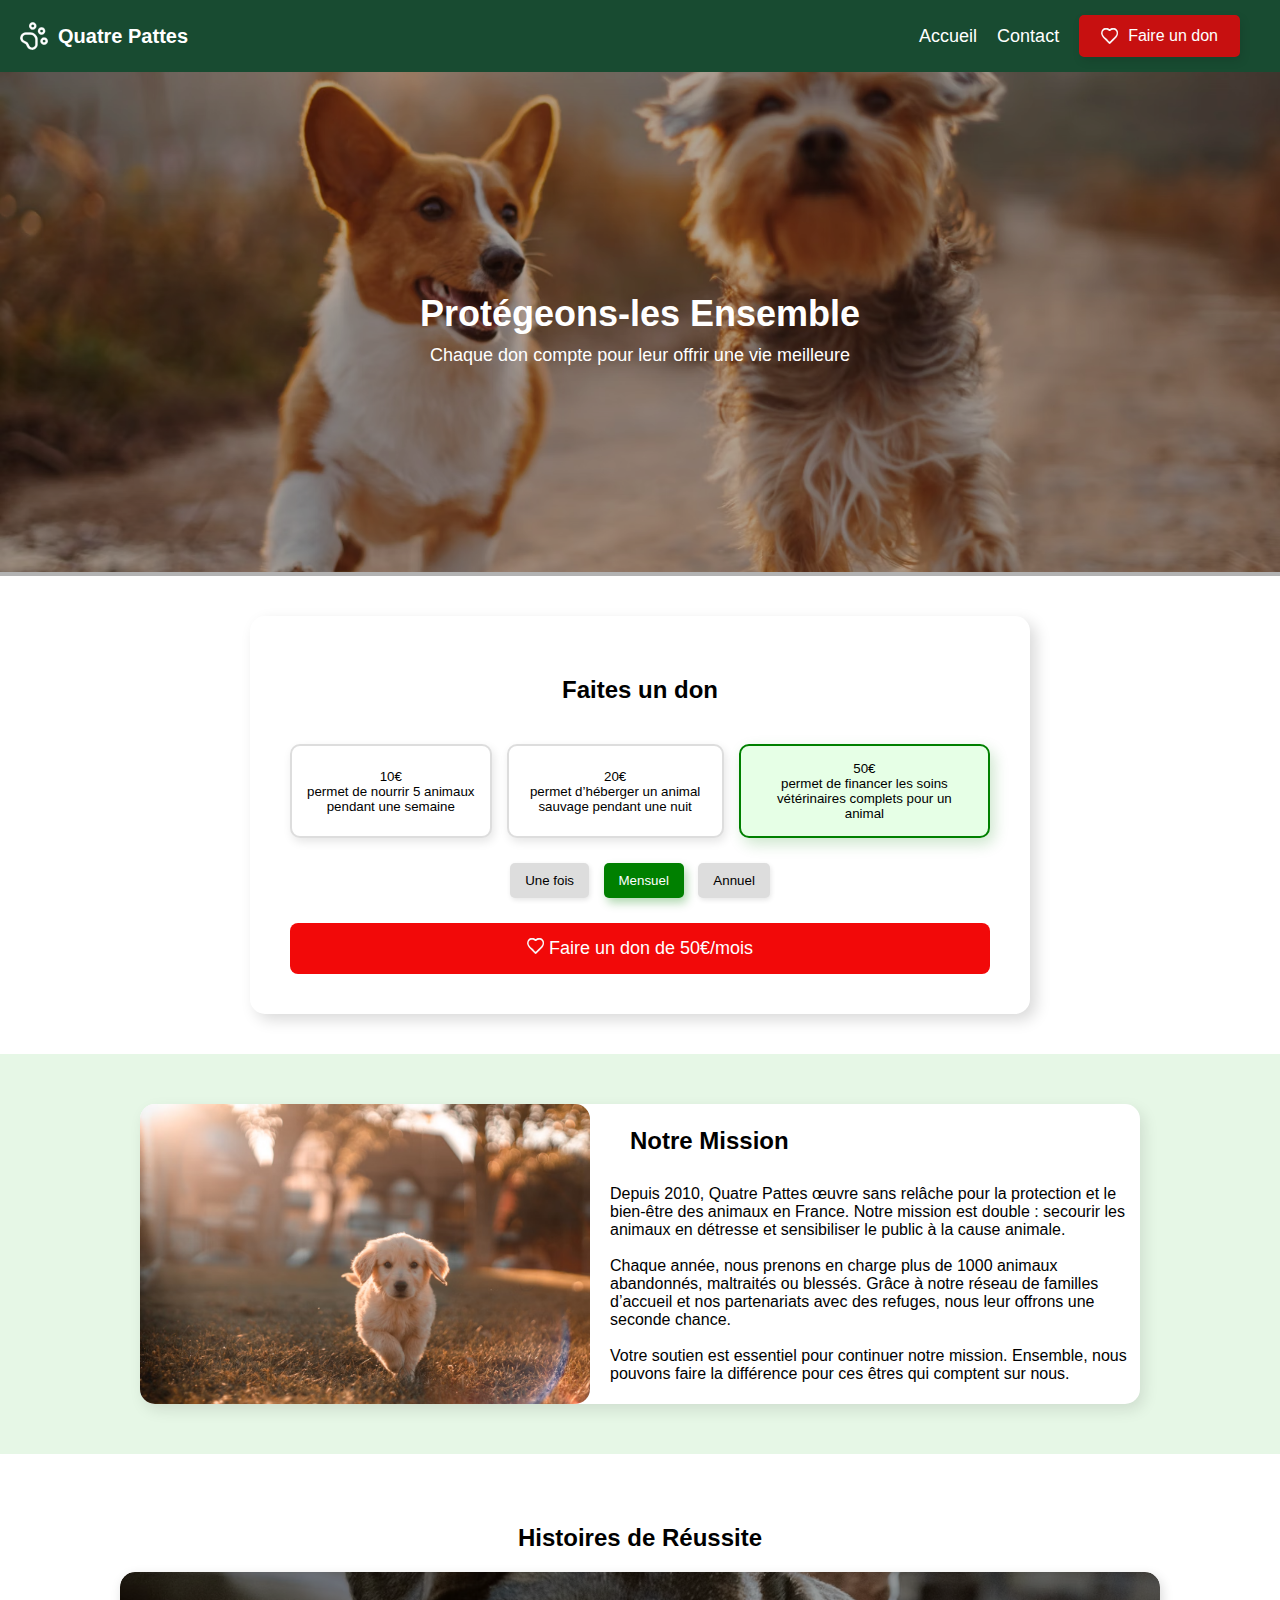
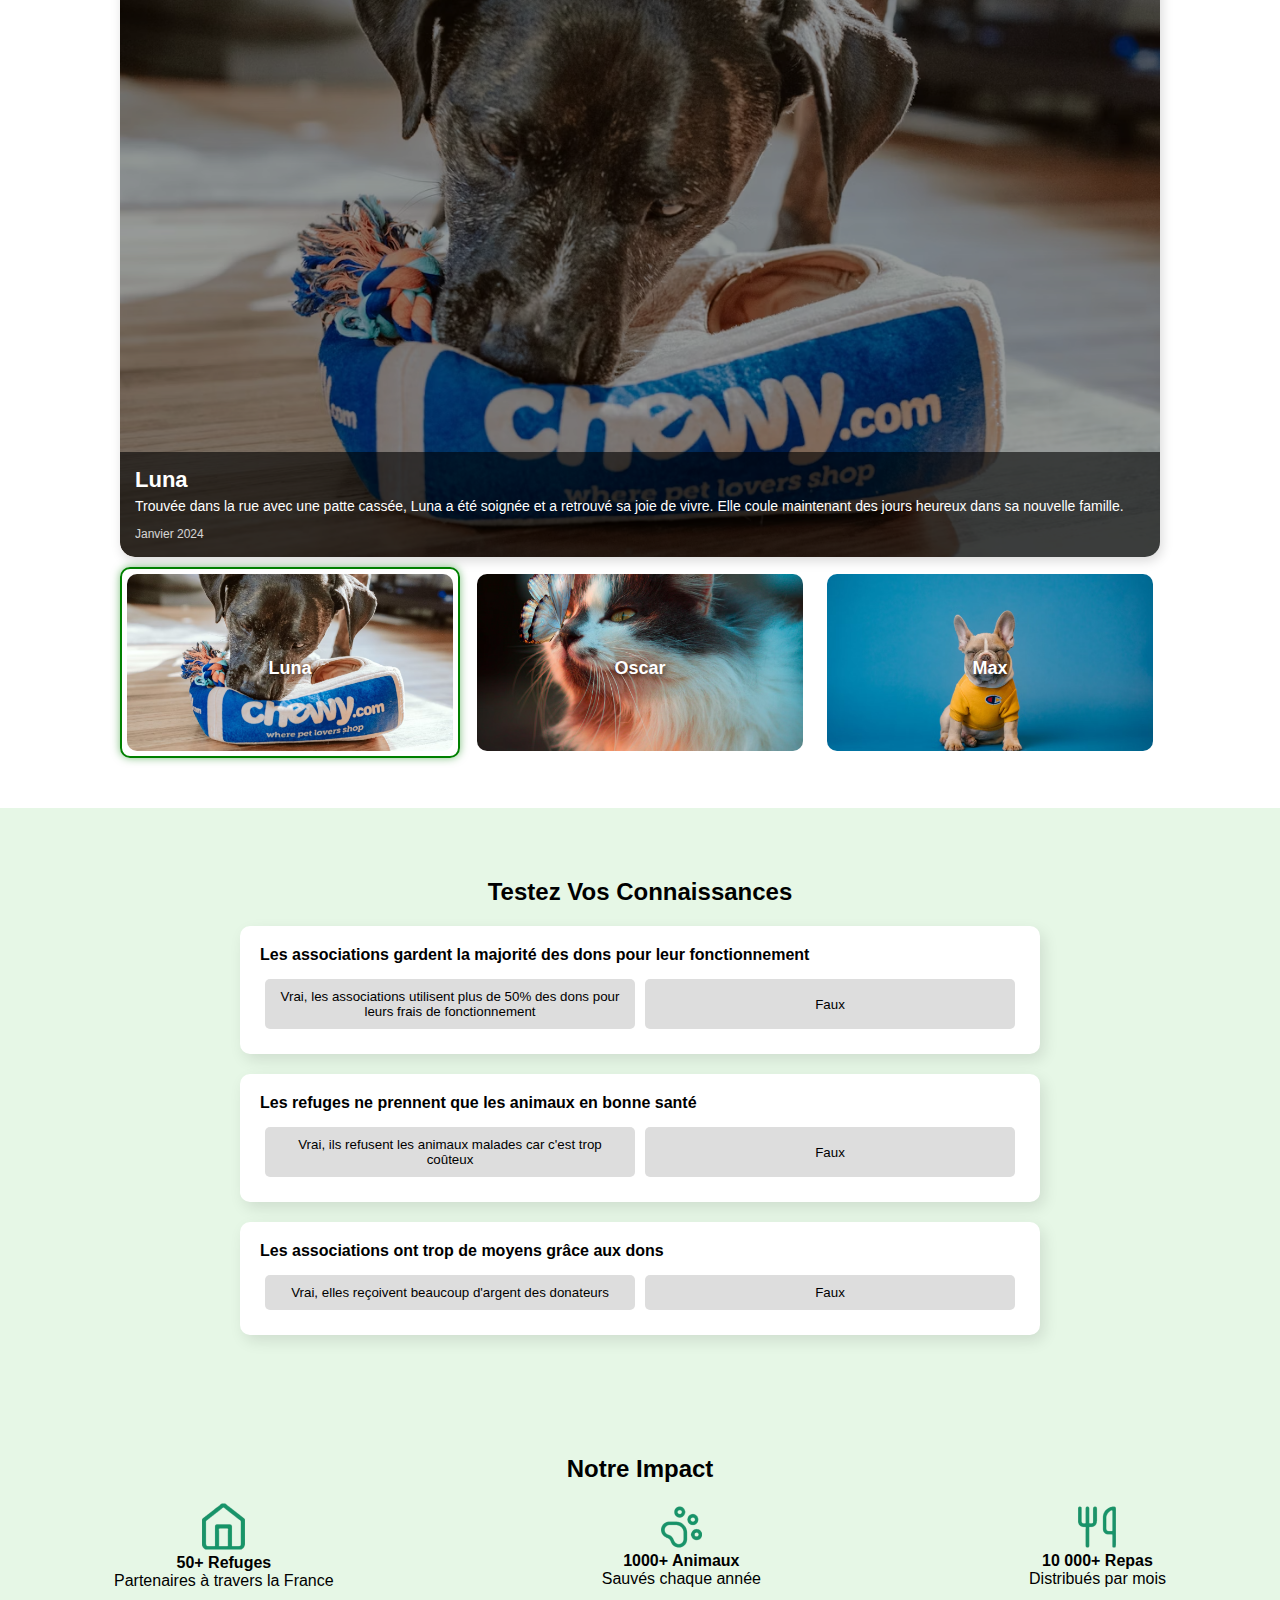
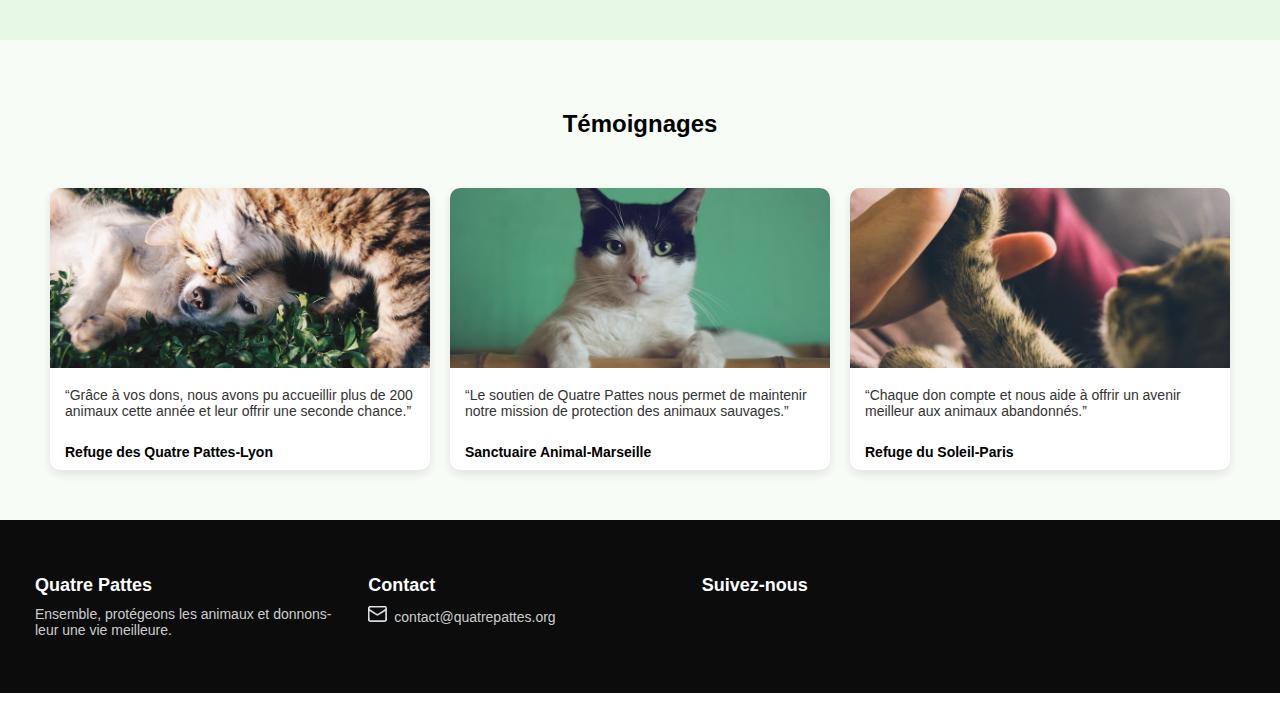
<file: index.html>
<!DOCTYPE html>
<html lang="fr">
<head>
    <meta charset="UTF-8">
    <meta name="viewport" content="width=device-width, initial-scale=1.0">
    <title>Quatre Pattes - Faites un don</title>
    <link rel="stylesheet" href="styles.css">
    
    <script src="script.js" defer></script>

</head>
<body>
<header>
    <div class="logo">
        <img src="images/Icone_quatrePattes.png" alt="Logo de Quatre Pattes">
        <div>Quatre Pattes</div>
    </div>
    
    <!-- Bouton Burger -->

    <div class="menu-burger">
        <div class="barre"></div>
        <div class="barre"></div>
        <div class="barre"></div>
    </div>

    <nav class="burger-navigation">
        <ul>
            <li><a href="index.html">Accueil</a></li>
            <li><a href="indexcontact.html">Contact</a></li>
            <li class="don-btn"><img src="images/Icone2.png"> Faire un don</li>
        </ul>
    </nav>

</header>

<main>
    <!-- Image Grande Photo-->

    <section class="Grande-photo">
        <img src="images/Image_haut_de_page.png">
        <div class="superposition">
            <h1>Protégeons-les Ensemble</h1>
            <p>Chaque don compte pour leur offrir une vie meilleure</p>
        </div>
    </section>

    <!-- Faites un don -->
    <section class="donation">
        <h2>Faites un don</h2>
        <div class="conteneur-don">
            <button class="option-don" data-montant="10">
                <span>10€</span>
                <p>permet de nourrir 5 animaux pendant une semaine</p>
            </button>
            <button class="option-don" data-montant="20">
                <span>20€</span>
                <p>permet d’héberger un animal sauvage pendant une nuit</p>
            </button>
            <button class="option-don actif" data-montant="50">
                <span>50€</span>
                <p>permet de financer les soins vétérinaires complets pour un animal</p>
            </button>
        </div>
        <div class="frequence-don">
            <button class="bouton-freq-don" data-type="once">Une fois</button>
            <button class="bouton-freq-don actif" data-type="monthly">Mensuel</button>
            <button class="bouton-freq-don" data-type="yearly">Annuel</button>
        </div>
        <button class="donner-maintenant"> <img src="images/Icone2.png"> 
              Faire un don de <span id="montant-don">50</span>€/mois</button>
    </section>

    <!-- Notre mission -->
    <section class="mission">
        <div class="conteneur-mission">
            <img src="images/Notre_Mission.png">
         <div>
         
         <div class="texte-mission">
            <h2>Notre Mission</h2>
            <p>Depuis 2010, Quatre Pattes œuvre sans relâche pour la protection et le bien-être des animaux en France. Notre mission est double : secourir les animaux en détresse et sensibiliser le public à la cause animale.</p><br>
            <p>Chaque année, nous prenons en charge plus de 1000 animaux abandonnés, maltraités ou blessés. Grâce à notre réseau de familles d’accueil et nos partenariats avec des refuges, nous leur offrons une seconde chance.</p><br>
            <p>Votre soutien est essentiel pour continuer notre mission. Ensemble, nous pouvons faire la différence pour ces êtres qui comptent sur nous.</p><br>
        </div>
        
    </section>
    
    <!-- Histoire de réussite -->

    <section class="histoires-reussite">
        <h2>Histoires de Réussite</h2>
        <div class="histoire-principale">
            <img src="images/Luna.png" alt="Luna">
            <div class="texte-histoire">
                <h3 id="titre-histoire">Luna</h3>
                <p id="texte-histoire">Trouvée dans la rue avec une patte cassée, Luna a été soignée et a retrouvé sa joie de vivre. Elle coule maintenant des jours heureux dans sa nouvelle famille.</p>
                <span id="date-histoire">Janvier 2024</span>
            </div>
        </div>
        <div class="vignettes-histoire">
            <button class="bouton-histoire actif" data-image="images/Luna.png" data-title="Luna" data-text="Trouvée dans la rue avec une patte cassée, Luna a été soignée et a retrouvé sa joie de vivre. Elle coule maintenant des jours heureux dans sa nouvelle famille." data-histoire="Janvier 2024">
                <img src="images/Luna.png">
                <span>Luna</span>
            </button>
            <button class="bouton-histoire" data-image="images/Oscar.png" data-title="Oscar" data-text="Oscar a été abandonné dans un refuge, mais grâce à notre programme d’adoption, il a trouvé un nouveau foyer aimant." data-histoire="Février 2024">
                <img src="images/Oscar.png">
                <span>Oscar</span>
            </button>
            <button class="bouton-histoire" data-image="images/Max.png" data-title="Max" data-text="Max était un chien errant avant d’être recueilli par une famille chaleureuse. Aujourd’hui, il vit une vie heureuse et active." data-histoire="Mars 2024">
                <img src="images/Max.png">
                <span>Max</span>
            </button>
        </div>
    </section>
    
    
    
    

        
    </section>

    <!-- Testez vos connaissances -->

    <section class="quiz">
        <h2>Testez Vos Connaissances</h2>
        <div class="conteneur-quiz">
            <div class="element-quiz">
                <p class="question-quiz"><strong>Les associations gardent la majorité des dons pour leur fonctionnement</strong></p>
                <div class="options-quiz">
                    <button class="bouton-quiz" data-answer="false" data-message="❌ Faux ! Chez Quatre Pattes, 85% des dons sont directement utilisés pour les animaux. Seuls 15% servent aux frais de fonctionnement essentiels.">
                        Vrai, les associations utilisent plus de 50% des dons pour leurs frais de fonctionnement
                    </button>
                    <button class="bouton-quiz" data-answer="true" data-message="✅ Correct ! 85% des dons vont directement aux animaux.">
                        Faux
                    </button>
                </div>
                <div class="reponse-quiz"></div>
            </div>
            <div class="element-quiz">
                <p class="question-quiz"><strong>Les refuges ne prennent que les animaux en bonne santé</strong></p>
                <div class="options-quiz">
                    <button class="bouton-quiz" data-answer="false" data-message="❌ Faux ! Nous accueillons tous les animaux, quel que soit leur état de santé. Chaque vie compte !">
                        Vrai, ils refusent les animaux malades car c'est trop coûteux
                    </button>
                    <button class="bouton-quiz" data-answer="true" data-message="✅ Correct ! Nos refuges prennent soin de tous les animaux, même les plus fragiles.">
                        Faux
                    </button>
                </div>
                <div class="reponse-quiz"></div>
            </div>
            <div class="element-quiz">
                <p class="question-quiz"><strong>Les associations ont trop de moyens grâce aux dons</strong></p>
                <div class="options-quiz">
                    <button class="bouton-quiz" data-answer="false" data-message="❌ Faux ! Chaque don est crucial pour la survie des animaux et des refuges.">
                        Vrai, elles reçoivent beaucoup d'argent des donateurs
                    </button>
                    <button class="bouton-quiz" data-answer="true" data-message="✅ Correct ! Les associations ont besoin de dons constants pour fonctionner.">
                        Faux
                    </button>
                </div>
                <div class="reponse-quiz"></div>
            </div>
        </div>
    </section>

    <!-- Notre Impact -->
    
<section class="impact">
    <h2>Notre Impact</h2>
    <div class="conteneur-impact">
        <div class="element-impact">
            <p><img src="images/Icone3.png"></p>
            <p><strong>50+ Refuges</strong></p>
            <p>Partenaires à travers la France</p>
    
        </div>
        <div class="element-impact">
            <p><img src="images/Icone4.png"></p>
            <p><strong>1000+ Animaux</strong></p>
            <p>Sauvés chaque année</p>
        </div>
        <div class="element-impact">
            <p><img src="images/Icone5.png"></p>
            <p><strong>10 000+ Repas</strong></p>
            <p>Distribués par mois</p>
        </div>

    </div>
</section>

   <!-- Témoignages-->
    
 <section class="temoignages">
    <h2>Témoignages</h2>
    <div class="conteneur-temoignages">
        <div class="carte-temoignage">
            <div class="conteneur-image">
                <img src="images/Temoignage_Refuge_Lyon.png" alt="Refuge des Quatre Pattes-Lyon">
            </div>
            <p>“Grâce à vos dons, nous avons pu accueillir plus de 200 animaux cette année et leur offrir une seconde chance.”</p>
            <strong>Refuge des Quatre Pattes-Lyon</strong>
        </div>
        <div class="carte-temoignage">
            <div class="conteneur-image">
                <img src="images/Temoignage_Refuge_Marseille.png" alt="Sanctuaire Animal-Marseille">
            </div>
            <p>“Le soutien de Quatre Pattes nous permet de maintenir notre mission de protection des animaux sauvages.”</p>
            <strong>Sanctuaire Animal-Marseille</strong>
        </div>
        <div class="carte-temoignage">
            <div class="conteneur-image">
                <img src="images/Temoignage_Refuge_Paris.png" alt="Refuge du Soleil-Paris">

            </div>
            <p>“Chaque don compte et nous aide à offrir un avenir meilleur aux animaux abandonnés.”</p>
            <strong>Refuge du Soleil-Paris</strong>
        </div>
    </div>
</section>


<footer class="section-pied-de-page">
    <div class="contenu-pied-de-page">
        <div class="bloc-pied-de-page">
            <h3>Quatre Pattes</h3>
            <p>Ensemble, protégeons les animaux et donnons-leur une vie meilleure.</p>
        </div>
        <div class="bloc-pied-de-page">
            <h3>Contact</h3>
            <p><img src="images/Icone6.png" style="margin-right: 7px;">contact@quatrepattes.org</p>

        </div>
        <div class="bloc-pied-de-page">
            <h3>Suivez-nous</h3>
        </div>
    </div>
</footer>

</main>
</body>
</html>
</file>
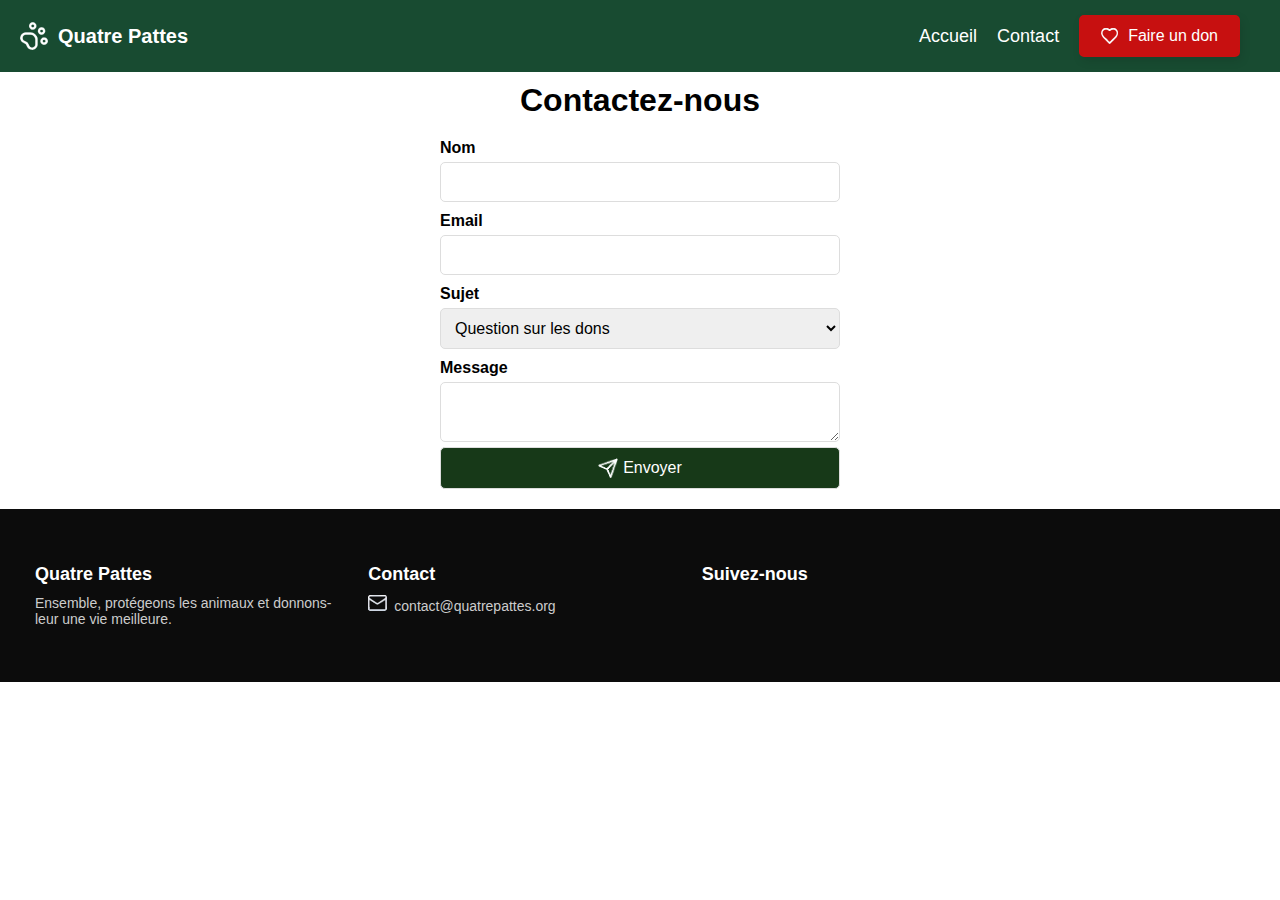
<file: indexcontact.html>
<!DOCTYPE html>
<html lang="fr">
<head>
    <meta charset="UTF-8">
    <meta name="viewport" content="width=device-width, initial-scale=1.0">
    <title>Contact</title>
    <link rel="stylesheet" href="styles.css">

    <script src="script.js" defer></script>
    
</head>
<body>
 
    <header>
    <div class="logo">
        <img src="images/Icone_quatrePattes.png" alt="Logo de Quatre Pattes">
        <div>Quatre Pattes</div>
    </div>
    
    <!-- Bouton Burger -->
    <div class="menu-burger">
        <div class="barre"></div>
        <div class="barre"></div>
        <div class="barre"></div>
    </div>

    <nav class="burger-navigation">
        <ul>
            <li><a href="index.html">Accueil</a></li>
            <li><a href="indexcontact.html">Contact</a></li>
            <li class="don-btn"><img src="images/Icone2.png"> Faire un don</li>
            
        </ul>
    </nav>
</header>

    <main>
        <h1>Contactez-nous</h1>
        <form action="#" method="post" onsubmit="return validateForm()">
            <label for="nom">Nom</label>
            <input type="text" id="nom" name="nom">
            <div id="erreur-nom" class="message-erreur"></div>
            
            <label for="email">Email</label>
            <input type="email" id="email" name="email">
            <div id="erreur-email" class="message-erreur"></div>
            
            <label for="sujet">Sujet</label>
            <select id="sujet" name="sujet">
                <option value="dons">Question sur les dons</option>
                <option value="dons">Partenariat</option>
                
            </select>
            <div id="erreur-sujet" class="message-erreur"></div>
            
            <label for="message">Message</label>
            <textarea id="message" name="message"></textarea>
            <div id="erreur-message" class="message-erreur"></div>
            
            <button type="submit"><img src="images/Icone7.png" width="20" height="20" style="margin-right: 5px;">Envoyer</button>

            
        </form>
    </main>


    <footer class="section-pied-de-page">
        <div class="contenu-pied-de-page">
            <div class="bloc-pied-de-page">
                <h3>Quatre Pattes</h3>
                <p>Ensemble, protégeons les animaux et donnons-leur une vie meilleure.</p>
            </div>
            <div class="bloc-pied-de-page">
                <h3>Contact</h3>
                <p><img src="images/Icone6.png" style="margin-right: 7px;">contact@quatrepattes.org</p>
    
            </div>
            <div class="bloc-pied-de-page">
                <h3>Suivez-nous</h3>
            </div>
        </div>
    </footer>

    
</body>
</html>
</file>
<file: styles.css>
body {
    font-family: Arial, sans-serif;

}

* {
    margin: 0;
    padding: 0;

}

h1 {

    text-align: center;
    padding: 10px;
}

h2 {
    padding: 20px;
}

header {
    display: flex;
    justify-content: space-between; 
    align-items: center;
    padding: 15px 20px;
    background-color: #184b31;
    color: white;
    position: relative;
}

.logo {
    font-size: 20px;
    font-weight: bold;
    display: flex;
    align-items: center;
    justify-content: center;
    gap: 10px;
}

nav {
    display: flex;
    
}

nav ul {
    list-style: none;
    display: flex;
    align-items: center;
    
}


nav ul li {
    margin-right: 20px;
    
}

nav ul li a {
    color: white;
    text-decoration: none;
    font-size: 18px;
}


.nav-mobile ul {
    list-style: none;
    padding: 0;
    margin: 0;
   
}



.nav-mobile ul li {
    padding: 10px 20px;
   
}

.nav-mobile ul li a {
    color: white;
    text-decoration: none;
    font-size: 18px;
    display: block;
    
}


.don-btn {
    display: flex;
    align-items: center;
    gap: 10px; 
    padding: 10px 20px; 
    border: 2px solid rgb(199, 16, 16);
    border-radius: 5px;
    background: rgb(199, 16, 16);
    cursor: pointer;
    transition: 0.3s;
    box-shadow: 2px 4px 10px rgba(0, 0, 0, 0.1);
}



.nav-mobile.active {
    display: block;
}

.nav-mobile-header {
    display: flex;
    justify-content: flex-end;
    padding: 10px 20px;
}

.fermer-menu {
    font-size: 24px;
    cursor: pointer;
    color: white;
    transition: 0.3s;
    display: none;
}

.fermer-menu:hover {
    color: #ff6961; 
}

/* Page contact formulaire */

form {
    display: flex;
    flex-direction: column;
    max-width: 400px;
    margin: auto;
}

form label {
    margin-top: 10px;
    font-weight: bold;
}

form input, form select, form textarea, form button {
    margin-top: 5px;
    padding: 10px;
    font-size: 16px;
    border: 1px solid #ddd;
    border-radius: 5px;
}

form button {
    background-color: #173918;
    color: white;
    cursor: pointer;
    display: flex;
    align-items: center;
    justify-content: center;
}

form button:hover {
    background-color: #345436;
}


main {
    margin: 0 0 20px ;
}

/* Grande photo et texte */

.Grande-photo {
    position: relative;
    text-align: center;
}

.Grande-photo::after {
    content: "";
    position: absolute;
    top: 0;
    left: 0;
    width: 100%;
    height: 100%;
    background-color: rgba(0, 0, 0, 0.3); 
}

.Grande-photo img {
    width: 100%;
    height: 500px;
    object-fit: cover;
}

.superposition {
    position: absolute;
    top: 50%;
    left: 50%;
    transform: translate(-50%, -50%);
    color: white;
    z-index: 1;
}

.superposition h1 {
    font-size: 36px;
    font-weight: bold;
}

.superposition p {
    font-size: 18px;
}

/* Faites un don */

.donation {

    text-align: center;
    padding: 40px;
    background: white;
    border-radius: 15px;
    box-shadow: 6px 6px 15px rgba(0, 0, 0, 0.15);
    max-width: 700px;
    margin: 40px auto;
}

.donation h2 {
    margin-bottom: 20px;
}

.conteneur-don {
    display: flex;
    justify-content: center;
    gap: 15px;
    margin-bottom: 20px;
}

.option-don {
    border: 2px solid #ddd;
    background: white;
    padding: 15px;
    border-radius: 10px;
    cursor: pointer;
    transition: 0.3s;
    box-shadow: 2px 4px 10px rgba(0, 0, 0, 0.1);
}

.option-don.actif {
    border-color: green;
    background: #e6ffe6;
    box-shadow: 4px 6px 15px rgba(0, 128, 0, 0.2);
}

.frequence-don {
    margin-bottom: 20px;
}

.bouton-freq-don {
    border: none;
    background: #ddd;
    padding: 10px 15px;
    margin: 5px;
    border-radius: 5px;
    cursor: pointer;
    box-shadow: 1px 2px 5px rgba(0, 0, 0, 0.1);
    transition: 0.3s;
}

.bouton-freq-don:hover {
    box-shadow: 2px 3px 7px rgba(0, 0, 0, 0.2);
}

.bouton-freq-don.actif {
    background: green;
    color: white;
    box-shadow: 3px 5px 10px rgba(0, 128, 0, 0.3);
}

.donner-maintenant {
      display: block;
        width: 100%;
        padding: 15px;
        background-color: rgb(242, 9, 9);
        color: #fff;
        border: none;
        border-radius: 8px;
        font-size: 18px;
        cursor: pointer;
        text-align: center;
        transition: background-color 0.3s ease;
}

.donner-maintenant:hover {
    box-shadow: 4px 6px 15px rgba(255, 0, 0, 0.4);
}

/* Notre Mission */

.mission {
    background-color: #e6f7e6;
    padding: 50px 30px;
    display: flex;
    justify-content: center;

}

.conteneur-mission {
    display: flex;
    align-items: center;
    max-width: 1000px;
    background: white;
    border-radius: 15px;
    box-shadow: 4px 6px 15px rgba(0, 0, 0, 0.1);

    
}

.conteneur-mission img {
    width: 45%;
    border-radius: 15px;
    margin-right: 20px;
    padding: 0;
}

.texte-mission {
    flex: 1;
}

.texte-mission h2 {
    font-size: 24px;
    font-weight: bold;
    margin-bottom: 10px;
 
}

/* Histoires de Réussite */

.histoires-reussite {
    text-align: center;
    padding: 50px 20px;
    margin: 0 100px;
}

.conteneur-histoire {
    max-width: 900px;
    margin: 0 auto;
    display: flex;
    flex-direction: column;
    align-items: center;
    gap: 10px;
}

.histoire-principale {
    width: 100%;
    aspect-ratio: 16 / 9;
    position: relative;
    border-radius: 15px;
    overflow: hidden;
    background: white;
    box-shadow: 2px 4px 12px rgba(0, 0, 0, 0.15);
    margin-bottom: 10px;
}

.histoire-principale::after {
    content: "";
    position: absolute;
    top: 0;
    left: 0;
    width: 100%;
    height: 100%;
    background-color: rgba(0, 0, 0, 0.4);
    border-radius: 15px;
}

.histoire-principale img {
    width: 100%;
    height: 100%;
    object-fit: cover;
    display: block;
    border-radius: 15px;
}

.texte-histoire {
    position: absolute;
    bottom: 0;
    left: 0;
    width: 100%;
    background: rgba(0, 0, 0, 0.6);
    color: white;
    padding: 15px;
    text-align: left;
    border-radius: 0 0 15px 15px;
    z-index: 1;
}

.texte-histoire h3 {
    font-size: 22px;
    margin-bottom: 5px;
}

.texte-histoire p {
    font-size: 14px;
    margin-bottom: 10px;
}

.texte-histoire span {
    font-size: 12px;
    opacity: 0.8;
}

.vignettes-histoire {
    display: flex;
    justify-content: center;
    width: 100%;
    gap: 10px;
}

.bouton-histoire {
    background: transparent;
    border: 2px solid transparent;
    padding: 5px;
    border-radius: 10px;
    cursor: pointer;
    transition: 0.3s;
    flex: 1;
    aspect-ratio: 16 / 9;
    display: flex;
    flex-direction: column;
    align-items: center;
    justify-content: center;
}

.bouton-histoire img {
    width: 100%;
    height: 100%;
    object-fit: cover;
    border-radius: 10px;
}

.bouton-histoire span {
    display: block;
    text-align: center;
    margin-top: 5px;
    font-size: 14px;
    color: black;
}

.bouton-histoire.actif {
    border-color: green;
    box-shadow: 0px 0px 8px rgba(0, 128, 0, 0.5);
}

.conteneur-image {
    position: relative;
}

.conteneur-image img {
    width: 100%;
    height: auto;
    object-fit: cover;
}

.conteneur-image .nom {
    position: absolute;
    top: 50%;
    left: 50%;
    transform: translate(-50%, -50%);
    color: white;
    font-size: 18px;
    font-weight: bold;
    text-shadow: 2px 2px 4px rgba(0, 0, 0, 0.5); 
}


.bouton-histoire {
    position: relative;
    background: transparent;
    border: 2px solid transparent;
    padding: 5px;
    border-radius: 10px;
    cursor: pointer;
    transition: 0.3s;
    flex: 1;
    aspect-ratio: 16 / 9;
    display: flex;
    flex-direction: column;
    align-items: center;
    justify-content: center;
}

.bouton-histoire img {
    width: 100%;
    height: 100%;
    object-fit: cover;
    border-radius: 10px;
}

.bouton-histoire span {
    position: absolute;
    top: 50%;
    left: 50%;
    transform: translate(-50%, -50%);
    color: white; 
    font-size: 18px;
    font-weight: bold;
    text-shadow: 2px 2px 4px rgba(0, 0, 0, 0.5); 
}

 /* Testez vos connaissances */
 
 .quiz {
    background-color: #e6f7e6;
    padding: 50px 20px;
    text-align: center;
}

.conteneur-quiz {
    max-width: 800px;
    margin: auto;
    display: flex;
    flex-direction: column;
    gap: 20px;
}

.element-quiz {
    background: white;
    padding: 20px;
    border-radius: 10px;
    box-shadow: 4px 6px 15px rgba(0, 0, 0, 0.1);
    display: flex;
    flex-direction: column;
    align-items: flex-start;
}

.question-quiz {
    font-size: 16px;
    font-weight: bold;
}

.options-quiz {
    display: flex;
    justify-content: space-between;
    width: 100%;
    margin-top: 10px;
}

.bouton-quiz {
    flex: 1;
    border: none;
    padding: 10px;
    cursor: pointer;
    background: #ddd;
    border-radius: 5px;
    transition: 0.3s;
    margin: 5px;
    text-align: center;
}

.bouton-quiz:hover {
    background: #b5e7b5;
}

.reponse-quiz {
    margin-top: 10px;
    padding: 10px;
    border-radius: 5px;
    font-weight: bold;
    display: none;
}


.reponse-quiz.correct {
    background-color: #e6ffe6;
    border: 2px solid #4CAF50;
    color: #2e7d32;
}


.reponse-quiz.wrong {
    background-color: #ffe6e6;
    border: 2px solid #f44336;
    color: #b71c1c;
}


.bouton-quiz:disabled {
    display: none;
    opacity: 0.5;
    cursor: not-allowed;
}

 /* Notre Impact */

 .impact {
    background-color: #e6f7e6;
    padding: 50px 20px;
    text-align: center;
}

.conteneur-impact {
    display: flex;
    justify-content: space-around;
    gap: 80px;
    align-items: center;
}

.element-impact {
    text-align: center;
}

.element-impact svg {
    width: 50px;
    height: 50px;
    color: #007a3d;
    display: block;
    margin: 0 auto 10px auto;
}

/* Témoignages */

.temoignages {
background-color: #f7fcf7;
padding: 50px 20px;
text-align: center;
}

.temoignages h2 {
font-size: 24px;
font-weight: bold;
margin-bottom: 30px;
}

.conteneur-temoignages {
width: 100%;
display: flex;
justify-content: center;
gap: 20px;
flex-wrap: wrap;
}

.carte-temoignage {
background: white;
border-radius: 10px;
box-shadow: 0px 4px 10px rgba(0, 0, 0, 0.1);
overflow: hidden;
max-width: 380px;
text-align: left;
}


.conteneur-image img {
width: 100%;
height: 180px;
object-fit: cover;
}


.carte-temoignage p {
padding: 15px;
font-size: 14px;
color: #333;
}

.carte-temoignage strong {
display: block;
padding: 10px 15px;
font-size: 14px;
color: #000;
} 
   
/* footer */

.section-pied-de-page {
    background: #0c0c0c;
    color: white;
    padding: 40px 20px;
    
    }
    
    .contenu-pied-de-page {
    display: flex;
    justify-content: space-between;
    align-items: flex-start;
    max-width: 1000px;
    margin: 5px;
    flex-wrap: wrap;
    }
    
    .bloc-pied-de-page{
    flex: 1;
    min-width: 250px;
    margin: 10px;
    }
    
    .bloc-pied-de-page h3 {
    font-size: 18px;
    margin-bottom: 10px;
    }
    
    .bloc-pied-de-page p {
    font-size: 14px;
    color: #ccc;
    }
    
  
    
  /* Partie Responsive */

    @media (max-width: 768px) {
        header {
            flex-direction: column;
            align-items: flex-start;
            gap: 20px;
            padding: 20px;
        }
        .btn-don {
            width: 100%;

            
        }
        
        nav ul {
            flex-direction: column;
            gap: 20px;
        }
       
        .menu-burger .barre {
            width: 30px;
            height: 4px;
            background-color: white;
            transition: 0.3s;
        }
      
        .menu-burger.active .barre:nth-child(1) {
            transform: translateY(10px) rotate(45deg);
        }
        .menu-burger.active .barre:nth-child(2) {
            opacity: 0; 
        }
        .menu-burger.active .barre:nth-child(3) {
            transform: translateY(-10px) rotate(-45deg);
        }
        .menu-burger div {
            width: 30px;
            height: 4px;
            background-color: white;
            transition: 0.3s;
        }
        nav {
            display: none;
        }

        nav ul {
            list-style: none;
            display: flex;
            align-items: start;
            margin-left: 10px;
        }

        .don-btn {
            width: 90%;
            max-width: none; 
        }

        .close-menu {
            display: block;
        }
       
        .burger-navigation {
            display: none;
            position: absolute;
            top: 100%;
            left: 0;
            width: 100%;
            background-color: #184b31;
            text-align: left;
            padding: 15px 0;
            z-index: 1000;
        }
        .menu-burger {
            display: flex;
            flex-direction: column;
            justify-content: space-between;
            cursor: pointer;
            position: absolute;
            right: 20px;
            top: 50%;
            transform: translateY(-50%);
            width: 30px;
            height: 24px;
            transition: 0.3s;
        }
        
        .burger-navigation.active {
            display: block;
            width: 100%;
            
        }
        .burger-navigation {
            display: none;
        }
        .conteneur-donation {
            flex-direction: column;
        }

        .conteneur-mission {
        flex-direction: column;
        
            
        }
        .conteneur-mission img {
            width: 100%;
            border-radius: 15px;
            margin-right: 0px;
        }
        .conteneur-impact {
            flex-direction: column;
            gap: 40px;
        }

            .histoires-reussite {
                margin: 0 15px;
                padding: 30px 15px;
            }

            
            .conteneur-don {
                flex-direction: column;
                
            }

            .carte-temoignage {
                max-width: 100%;
            }

            .texte-mission {
                flex: 1;
                padding: 20px;
            }
        
        .contact {
            width: 90%;
            padding: 20px;
        }
        .btn-soumettre {
            font-size: 16px;
            padding: 10px;
        }
    }
</file>
